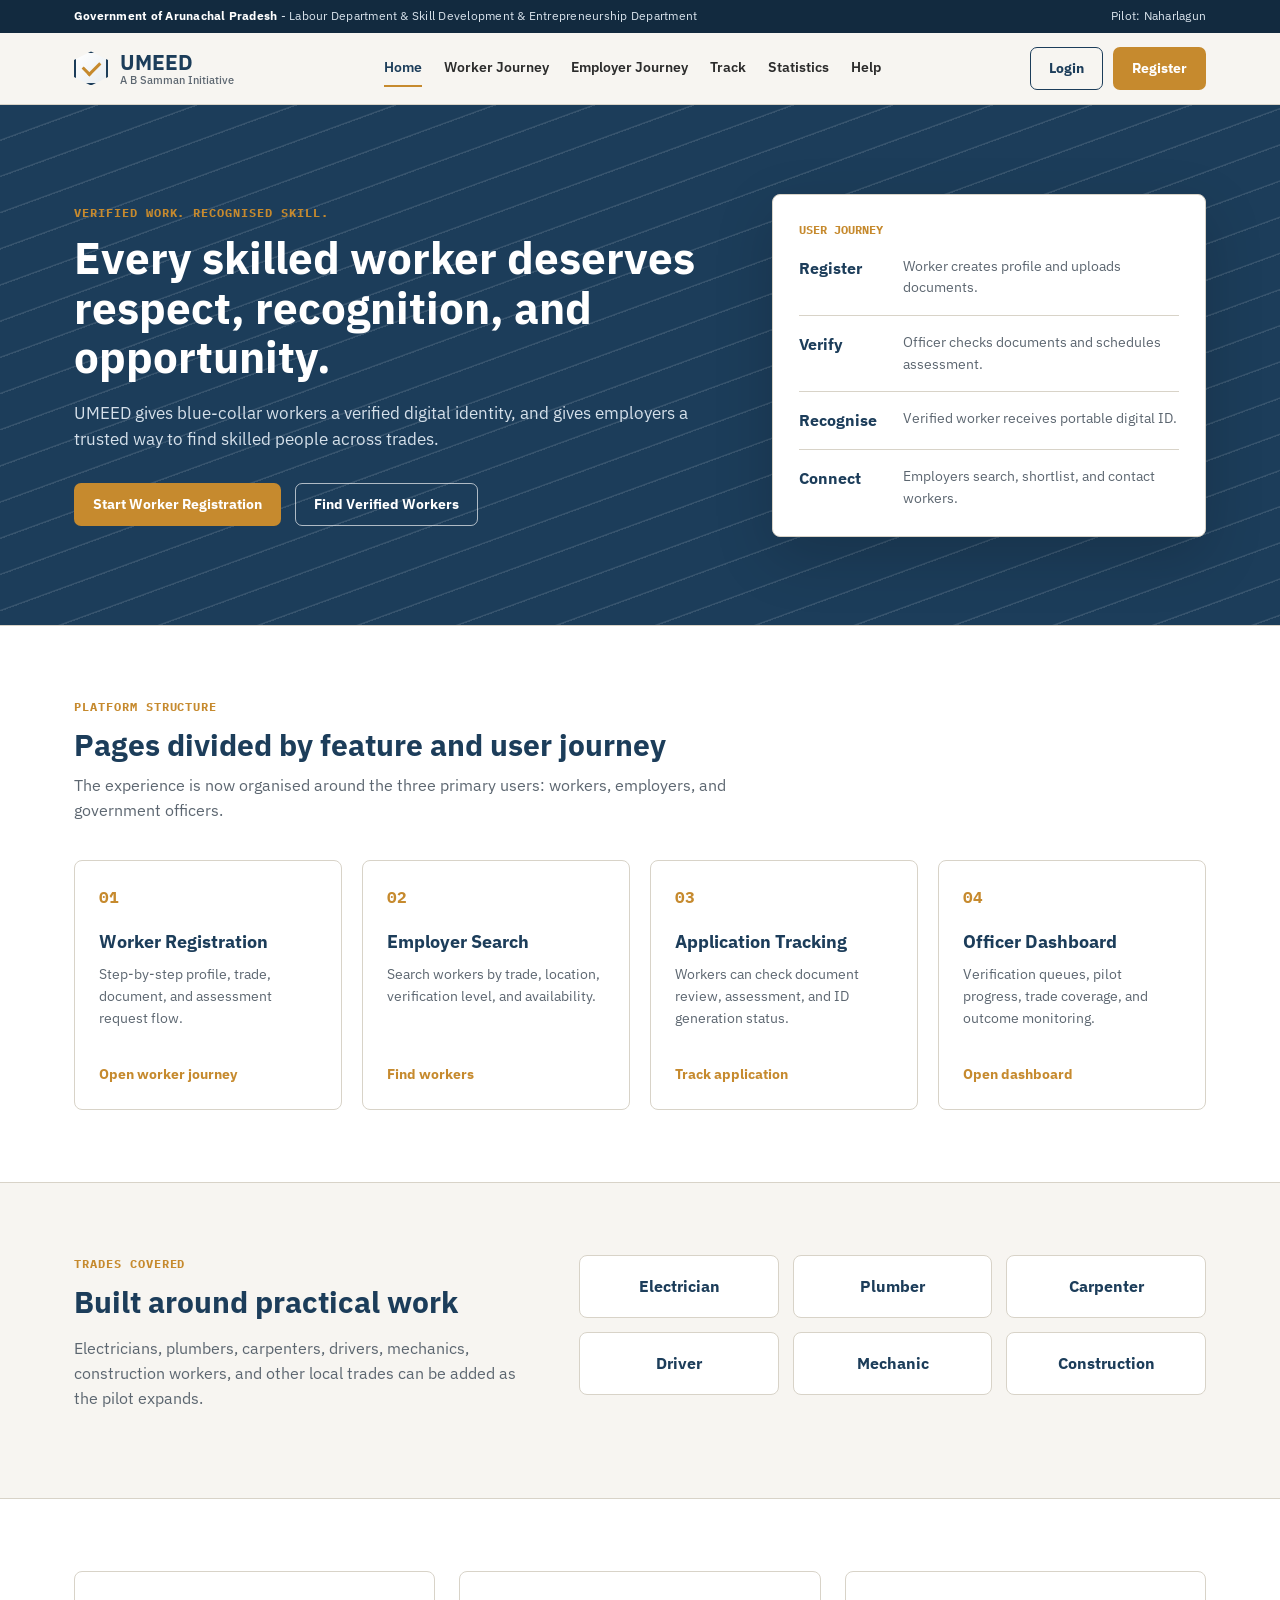
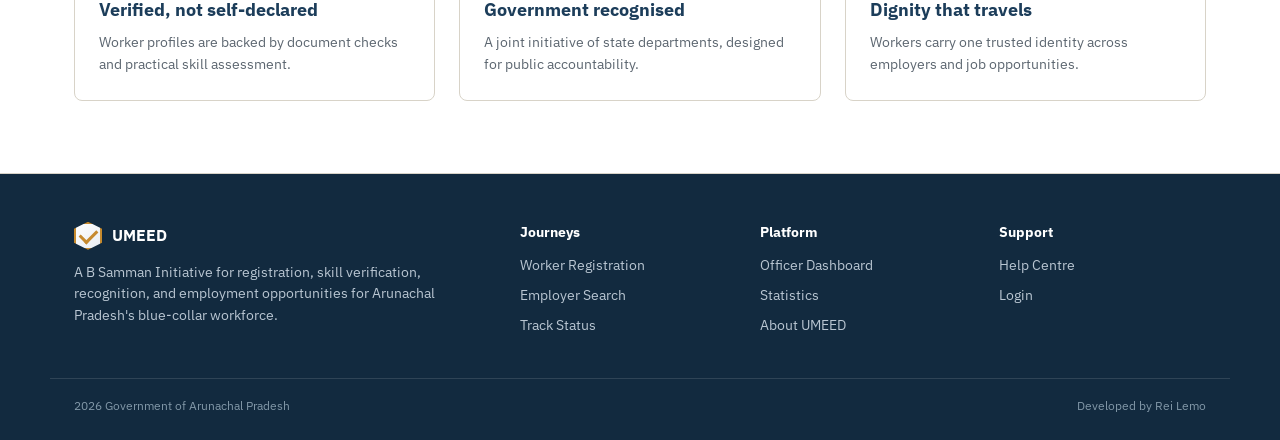
<file: index.html>
<!DOCTYPE html>
<html lang="en">
<head>
  <meta charset="UTF-8">
  <meta name="viewport" content="width=device-width, initial-scale=1.0">
  <title>UMEED - A B Samman Initiative</title>
  <link rel="preconnect" href="https://fonts.googleapis.com">
  <link rel="preconnect" href="https://fonts.gstatic.com" crossorigin>
  <link href="https://fonts.googleapis.com/css2?family=IBM+Plex+Sans:wght@400;500;600;700&family=IBM+Plex+Mono:wght@500;600&display=swap" rel="stylesheet">
  <link rel="stylesheet" href="styles.css">
</head>
<body>
  <div class="gov-strip">
    <div class="wrap">
      <span><strong>Government of Arunachal Pradesh</strong> - Labour Department &amp; Skill Development &amp; Entrepreneurship Department</span>
      <span>Pilot: Naharlagun</span>
    </div>
  </div>

  <header class="site-header">
    <div class="wrap nav-row">
      <a href="index.html" class="brand" aria-label="UMEED home">
        <span class="logo-mark" aria-hidden="true"></span>
        <span class="brand-text">
          <span class="name">UMEED</span>
          <span class="sub">A B Samman Initiative</span>
        </span>
      </a>
      <nav class="main-links" aria-label="Primary">
        <a class="active" href="index.html">Home</a>
        <a href="register.html">Worker Journey</a>
        <a href="find-workers.html">Employer Journey</a>
        <a href="verification-status.html">Track</a>
        <a href="statistics.html">Statistics</a>
        <a href="contact.html">Help</a>
      </nav>
      <div class="nav-actions">
        <a href="login.html" class="btn btn-ghost">Login</a>
        <a href="register.html" class="btn btn-primary">Register</a>
        <button class="menu-toggle" aria-label="Open menu" aria-expanded="false">
          <span></span><span></span><span></span>
        </button>
      </div>
    </div>
  </header>

  <main>
    <section class="hero">
      <div class="hero-pattern" aria-hidden="true"></div>
      <div class="wrap hero-layout">
        <div class="hero-copy">
          <p class="eyebrow">Verified work. Recognised skill.</p>
          <h1>Every skilled worker deserves respect, recognition, and opportunity.</h1>
          <p class="lede">UMEED gives blue-collar workers a verified digital identity, and gives employers a trusted way to find skilled people across trades.</p>
          <div class="hero-ctas">
            <a href="register.html" class="btn btn-primary">Start Worker Registration</a>
            <a href="find-workers.html" class="btn btn-outline-light">Find Verified Workers</a>
          </div>
        </div>
        <div class="journey-panel reveal" aria-label="UMEED journey overview">
          <div class="panel-kicker">User Journey</div>
          <ol class="journey-list">
            <li><strong>Register</strong><span>Worker creates profile and uploads documents.</span></li>
            <li><strong>Verify</strong><span>Officer checks documents and schedules assessment.</span></li>
            <li><strong>Recognise</strong><span>Verified worker receives portable digital ID.</span></li>
            <li><strong>Connect</strong><span>Employers search, shortlist, and contact workers.</span></li>
          </ol>
        </div>
      </div>
    </section>

    <section class="page-band">
      <div class="wrap">
        <div class="section-head">
          <p class="eyebrow">Platform Structure</p>
          <h2>Pages divided by feature and user journey</h2>
          <p>The experience is now organised around the three primary users: workers, employers, and government officers.</p>
        </div>
        <div class="feature-grid">
          <article class="feature-card reveal">
            <span class="feature-icon">01</span>
            <h3>Worker Registration</h3>
            <p>Step-by-step profile, trade, document, and assessment request flow.</p>
            <a href="register.html">Open worker journey</a>
          </article>
          <article class="feature-card reveal">
            <span class="feature-icon">02</span>
            <h3>Employer Search</h3>
            <p>Search workers by trade, location, verification level, and availability.</p>
            <a href="find-workers.html">Find workers</a>
          </article>
          <article class="feature-card reveal">
            <span class="feature-icon">03</span>
            <h3>Application Tracking</h3>
            <p>Workers can check document review, assessment, and ID generation status.</p>
            <a href="verification-status.html">Track application</a>
          </article>
          <article class="feature-card reveal">
            <span class="feature-icon">04</span>
            <h3>Officer Dashboard</h3>
            <p>Verification queues, pilot progress, trade coverage, and outcome monitoring.</p>
            <a href="officer-dashboard.html">Open dashboard</a>
          </article>
        </div>
      </div>
    </section>

    <section>
      <div class="wrap split-section">
        <div>
          <p class="eyebrow">Trades Covered</p>
          <h2>Built around practical work</h2>
          <p class="muted">Electricians, plumbers, carpenters, drivers, mechanics, construction workers, and other local trades can be added as the pilot expands.</p>
        </div>
        <div class="trade-grid">
          <span>Electrician</span>
          <span>Plumber</span>
          <span>Carpenter</span>
          <span>Driver</span>
          <span>Mechanic</span>
          <span>Construction</span>
        </div>
      </div>
    </section>

    <section class="page-band">
      <div class="wrap trust-grid">
        <div class="trust-item reveal">
          <h3>Verified, not self-declared</h3>
          <p>Worker profiles are backed by document checks and practical skill assessment.</p>
        </div>
        <div class="trust-item reveal">
          <h3>Government recognised</h3>
          <p>A joint initiative of state departments, designed for public accountability.</p>
        </div>
        <div class="trust-item reveal">
          <h3>Dignity that travels</h3>
          <p>Workers carry one trusted identity across employers and job opportunities.</p>
        </div>
      </div>
    </section>
  </main>

  <footer class="site-footer">
    <div class="wrap footer-grid">
      <div>
        <div class="footer-brand"><span class="logo-mark small"></span><strong>UMEED</strong></div>
        <p>A B Samman Initiative for registration, skill verification, recognition, and employment opportunities for Arunachal Pradesh's blue-collar workforce.</p>
      </div>
      <div>
        <h4>Journeys</h4>
        <a href="register.html">Worker Registration</a>
        <a href="find-workers.html">Employer Search</a>
        <a href="verification-status.html">Track Status</a>
      </div>
      <div>
        <h4>Platform</h4>
        <a href="officer-dashboard.html">Officer Dashboard</a>
        <a href="statistics.html">Statistics</a>
        <a href="about.html">About UMEED</a>
      </div>
      <div>
        <h4>Support</h4>
        <a href="contact.html">Help Centre</a>
        <a href="login.html">Login</a>
      </div>
    </div>
    <div class="wrap footer-bottom">
      <span>2026 Government of Arunachal Pradesh</span>
      <span>Developed by Rei Lemo</span>
    </div>
  </footer>

  <script src="app.js"></script>
</body>
</html>
</file>
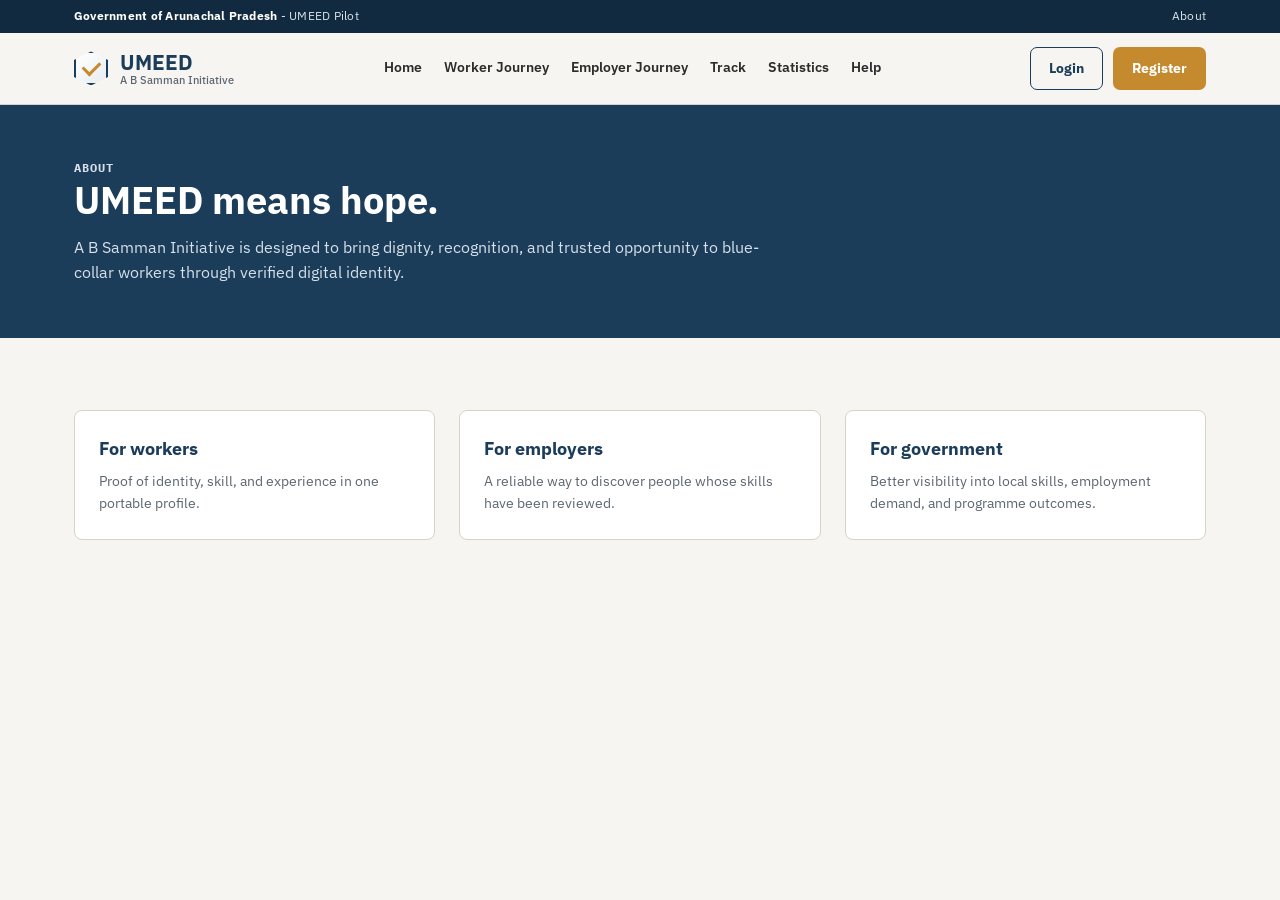
<file: about.html>
<!DOCTYPE html>
<html lang="en">
<head>
  <meta charset="UTF-8">
  <meta name="viewport" content="width=device-width, initial-scale=1.0">
  <title>About UMEED</title>
  <link rel="preconnect" href="https://fonts.googleapis.com">
  <link rel="preconnect" href="https://fonts.gstatic.com" crossorigin>
  <link href="https://fonts.googleapis.com/css2?family=IBM+Plex+Sans:wght@400;500;600;700&family=IBM+Plex+Mono:wght@500;600&display=swap" rel="stylesheet">
  <link rel="stylesheet" href="styles.css">
</head>
<body>
  <div class="gov-strip"><div class="wrap"><span><strong>Government of Arunachal Pradesh</strong> - UMEED Pilot</span><span>About</span></div></div>
  <header class="site-header"><div class="wrap nav-row"><a href="index.html" class="brand"><span class="logo-mark"></span><span class="brand-text"><span class="name">UMEED</span><span class="sub">A B Samman Initiative</span></span></a><nav class="main-links"><a href="index.html">Home</a><a href="register.html">Worker Journey</a><a href="find-workers.html">Employer Journey</a><a href="verification-status.html">Track</a><a href="statistics.html">Statistics</a><a href="contact.html">Help</a></nav><div class="nav-actions"><a href="login.html" class="btn btn-ghost">Login</a><a href="register.html" class="btn btn-primary">Register</a><button class="menu-toggle" aria-label="Open menu" aria-expanded="false"><span></span><span></span><span></span></button></div></div></header>
  <main><section class="page-hero"><div class="wrap"><p class="eyebrow">About</p><h1>UMEED means hope.</h1><p>A B Samman Initiative is designed to bring dignity, recognition, and trusted opportunity to blue-collar workers through verified digital identity.</p></div></section><section><div class="wrap trust-grid"><div class="trust-item"><h3>For workers</h3><p>Proof of identity, skill, and experience in one portable profile.</p></div><div class="trust-item"><h3>For employers</h3><p>A reliable way to discover people whose skills have been reviewed.</p></div><div class="trust-item"><h3>For government</h3><p>Better visibility into local skills, employment demand, and programme outcomes.</p></div></div></section></main>
  <script src="app.js"></script>
</body>
</html>
</file>
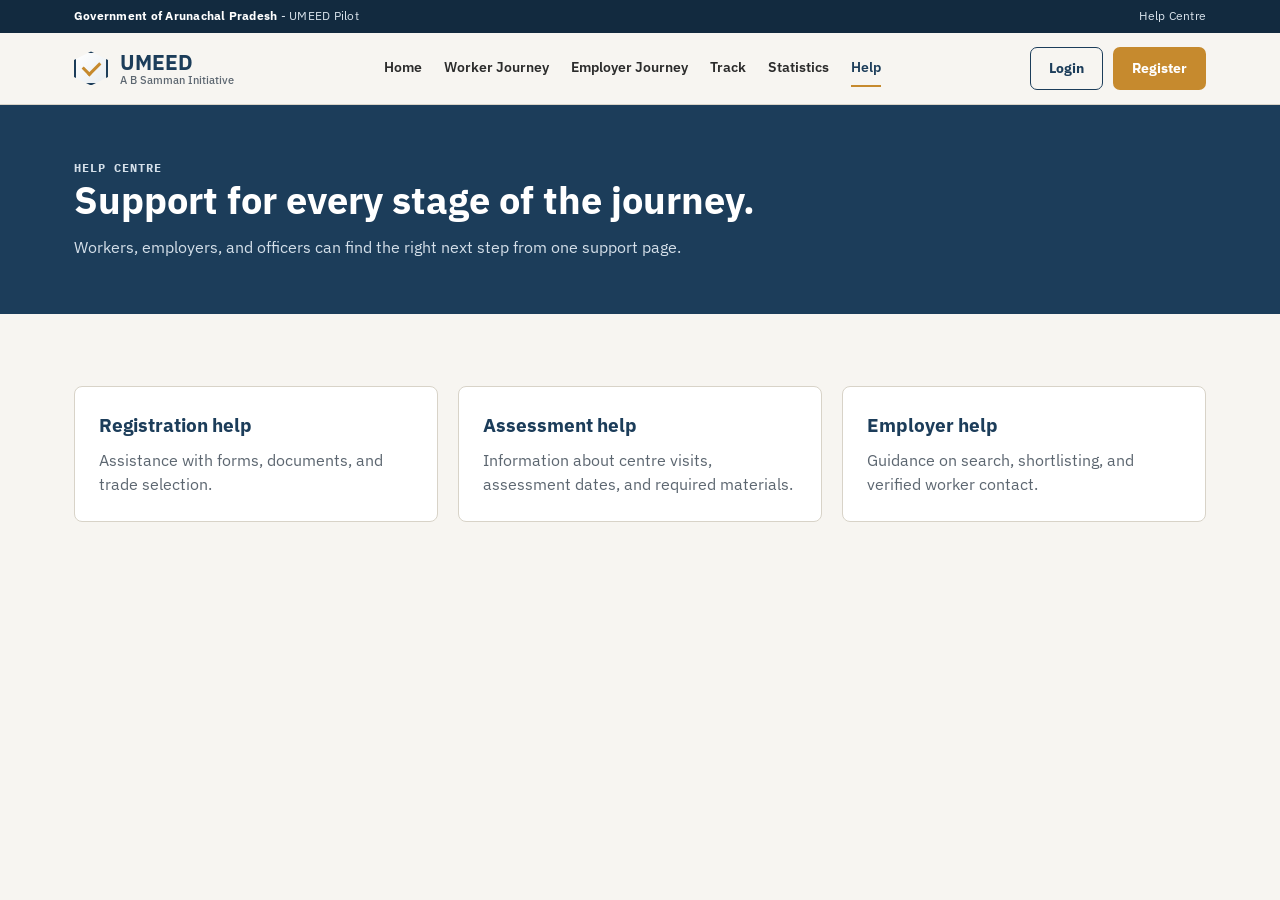
<file: contact.html>
<!DOCTYPE html>
<html lang="en">
<head>
  <meta charset="UTF-8">
  <meta name="viewport" content="width=device-width, initial-scale=1.0">
  <title>Help Centre - UMEED</title>
  <link rel="preconnect" href="https://fonts.googleapis.com">
  <link rel="preconnect" href="https://fonts.gstatic.com" crossorigin>
  <link href="https://fonts.googleapis.com/css2?family=IBM+Plex+Sans:wght@400;500;600;700&family=IBM+Plex+Mono:wght@500;600&display=swap" rel="stylesheet">
  <link rel="stylesheet" href="styles.css">
</head>
<body>
  <div class="gov-strip"><div class="wrap"><span><strong>Government of Arunachal Pradesh</strong> - UMEED Pilot</span><span>Help Centre</span></div></div>
  <header class="site-header"><div class="wrap nav-row"><a href="index.html" class="brand"><span class="logo-mark"></span><span class="brand-text"><span class="name">UMEED</span><span class="sub">A B Samman Initiative</span></span></a><nav class="main-links"><a href="index.html">Home</a><a href="register.html">Worker Journey</a><a href="find-workers.html">Employer Journey</a><a href="verification-status.html">Track</a><a href="statistics.html">Statistics</a><a class="active" href="contact.html">Help</a></nav><div class="nav-actions"><a href="login.html" class="btn btn-ghost">Login</a><a href="register.html" class="btn btn-primary">Register</a><button class="menu-toggle" aria-label="Open menu" aria-expanded="false"><span></span><span></span><span></span></button></div></div></header>
  <main><section class="page-hero"><div class="wrap"><p class="eyebrow">Help Centre</p><h1>Support for every stage of the journey.</h1><p>Workers, employers, and officers can find the right next step from one support page.</p></div></section><section><div class="wrap contact-grid"><div class="contact-card"><h3>Registration help</h3><p>Assistance with forms, documents, and trade selection.</p></div><div class="contact-card"><h3>Assessment help</h3><p>Information about centre visits, assessment dates, and required materials.</p></div><div class="contact-card"><h3>Employer help</h3><p>Guidance on search, shortlisting, and verified worker contact.</p></div></div></section></main>
  <script src="app.js"></script>
</body>
</html>
</file>
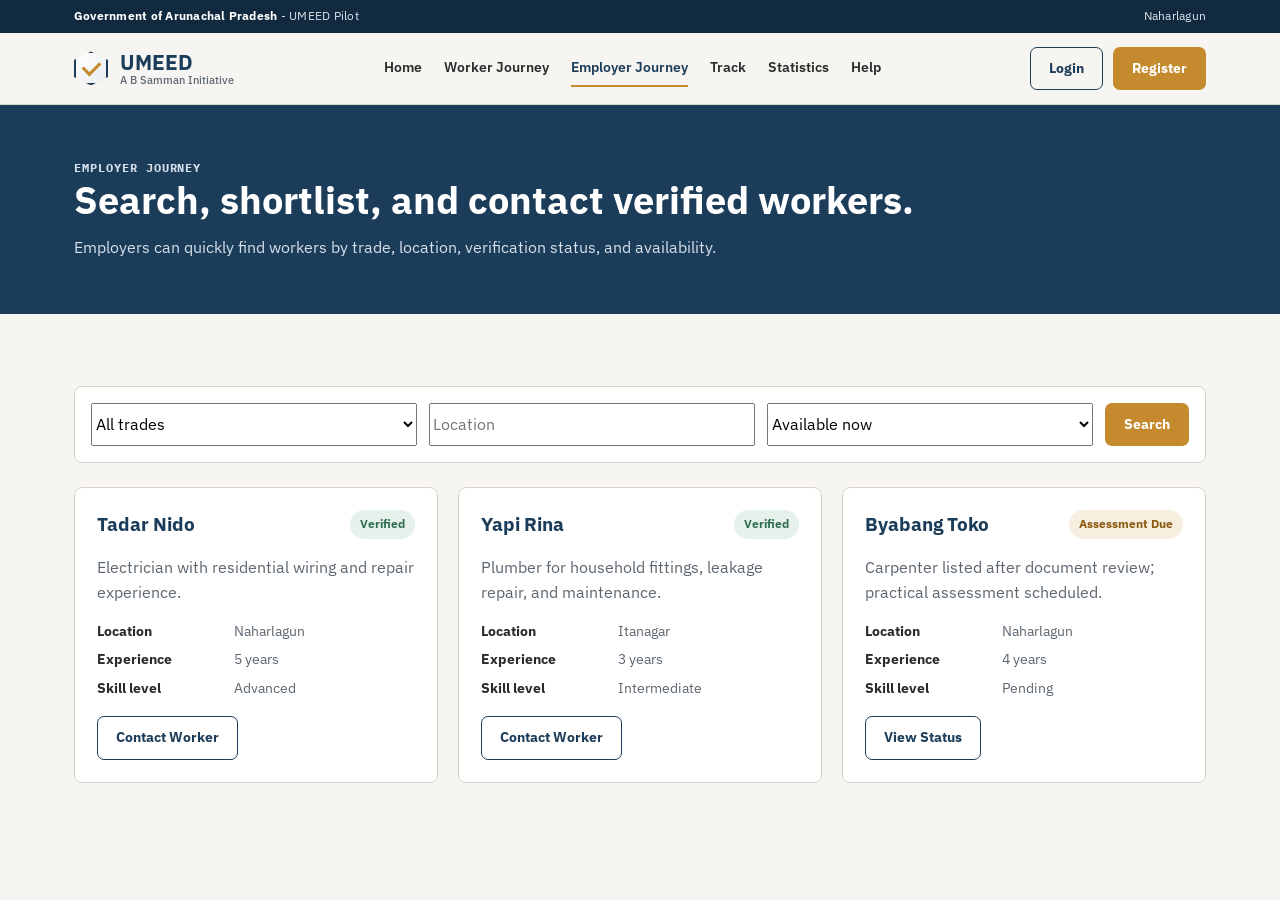
<file: find-workers.html>
<!DOCTYPE html>
<html lang="en">
<head>
  <meta charset="UTF-8">
  <meta name="viewport" content="width=device-width, initial-scale=1.0">
  <title>Find Verified Workers - UMEED</title>
  <link rel="preconnect" href="https://fonts.googleapis.com">
  <link rel="preconnect" href="https://fonts.gstatic.com" crossorigin>
  <link href="https://fonts.googleapis.com/css2?family=IBM+Plex+Sans:wght@400;500;600;700&family=IBM+Plex+Mono:wght@500;600&display=swap" rel="stylesheet">
  <link rel="stylesheet" href="styles.css">
</head>
<body>
  <div class="gov-strip"><div class="wrap"><span><strong>Government of Arunachal Pradesh</strong> - UMEED Pilot</span><span>Naharlagun</span></div></div>
  <header class="site-header"><div class="wrap nav-row"><a href="index.html" class="brand"><span class="logo-mark"></span><span class="brand-text"><span class="name">UMEED</span><span class="sub">A B Samman Initiative</span></span></a><nav class="main-links"><a href="index.html">Home</a><a href="register.html">Worker Journey</a><a class="active" href="find-workers.html">Employer Journey</a><a href="verification-status.html">Track</a><a href="statistics.html">Statistics</a><a href="contact.html">Help</a></nav><div class="nav-actions"><a href="login.html" class="btn btn-ghost">Login</a><a href="register.html" class="btn btn-primary">Register</a><button class="menu-toggle" aria-label="Open menu" aria-expanded="false"><span></span><span></span><span></span></button></div></div></header>

  <main>
    <section class="page-hero"><div class="wrap"><p class="eyebrow">Employer Journey</p><h1>Search, shortlist, and contact verified workers.</h1><p>Employers can quickly find workers by trade, location, verification status, and availability.</p></div></section>
    <section>
      <div class="wrap">
        <form class="filter-bar">
          <select aria-label="Trade"><option>All trades</option><option>Electrician</option><option>Plumber</option><option>Carpenter</option><option>Driver</option></select>
          <input type="text" placeholder="Location">
          <select aria-label="Availability"><option>Available now</option><option>This week</option><option>This month</option></select>
          <button class="btn btn-primary" type="button">Search</button>
        </form>
        <div class="worker-grid">
          <article class="worker-card reveal"><div class="worker-meta"><h3>Tadar Nido</h3><span class="badge">Verified</span></div><p class="muted">Electrician with residential wiring and repair experience.</p><dl><dt>Location</dt><dd>Naharlagun</dd><dt>Experience</dt><dd>5 years</dd><dt>Skill level</dt><dd>Advanced</dd></dl><a class="btn btn-ghost" href="login.html">Contact Worker</a></article>
          <article class="worker-card reveal"><div class="worker-meta"><h3>Yapi Rina</h3><span class="badge">Verified</span></div><p class="muted">Plumber for household fittings, leakage repair, and maintenance.</p><dl><dt>Location</dt><dd>Itanagar</dd><dt>Experience</dt><dd>3 years</dd><dt>Skill level</dt><dd>Intermediate</dd></dl><a class="btn btn-ghost" href="login.html">Contact Worker</a></article>
          <article class="worker-card reveal"><div class="worker-meta"><h3>Byabang Toko</h3><span class="badge pending">Assessment Due</span></div><p class="muted">Carpenter listed after document review; practical assessment scheduled.</p><dl><dt>Location</dt><dd>Naharlagun</dd><dt>Experience</dt><dd>4 years</dd><dt>Skill level</dt><dd>Pending</dd></dl><a class="btn btn-ghost" href="verification-status.html">View Status</a></article>
        </div>
      </div>
    </section>
  </main>
  <script src="app.js"></script>
</body>
</html>
</file>
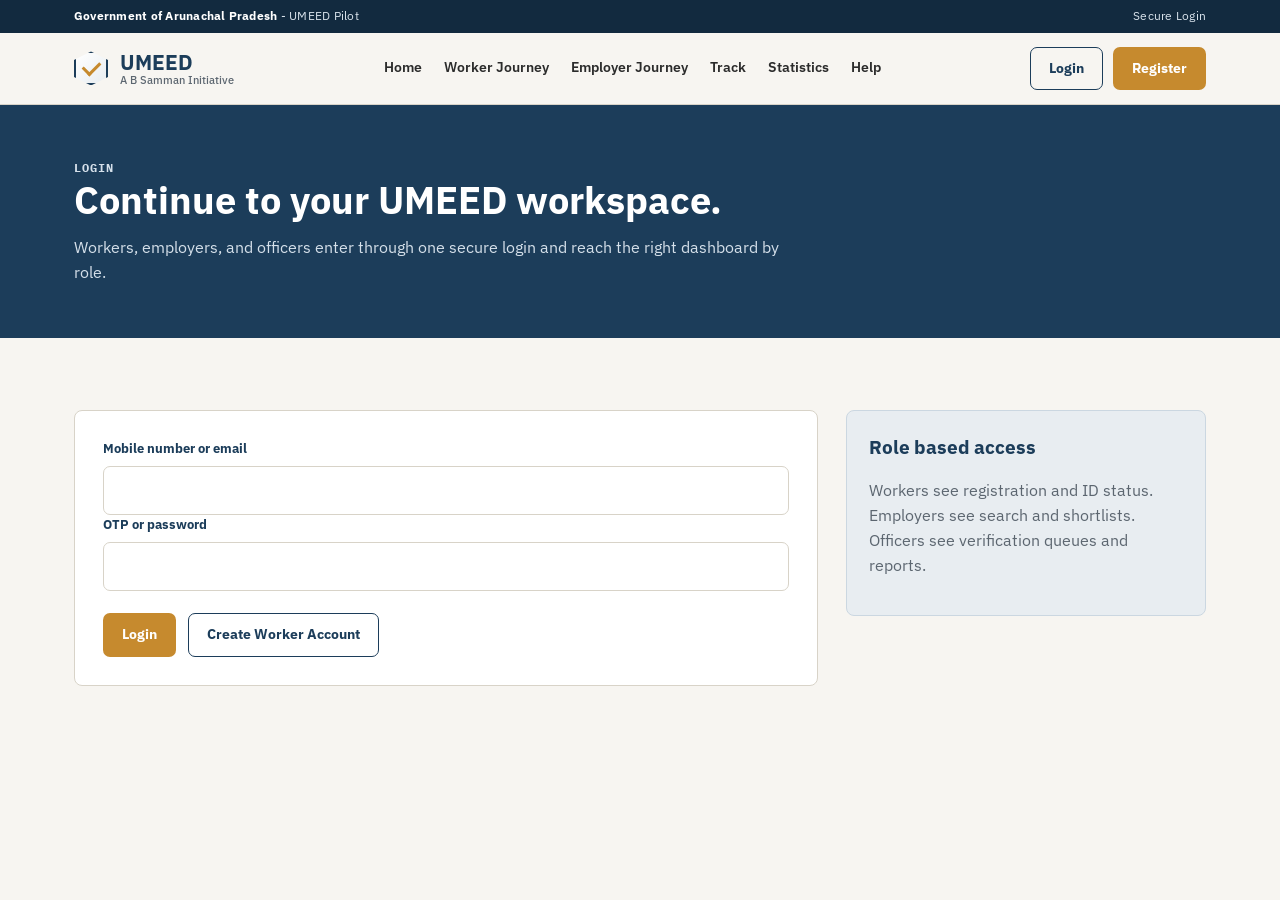
<file: login.html>
<!DOCTYPE html>
<html lang="en">
<head>
  <meta charset="UTF-8">
  <meta name="viewport" content="width=device-width, initial-scale=1.0">
  <title>Login - UMEED</title>
  <link rel="preconnect" href="https://fonts.googleapis.com">
  <link rel="preconnect" href="https://fonts.gstatic.com" crossorigin>
  <link href="https://fonts.googleapis.com/css2?family=IBM+Plex+Sans:wght@400;500;600;700&family=IBM+Plex+Mono:wght@500;600&display=swap" rel="stylesheet">
  <link rel="stylesheet" href="styles.css">
</head>
<body>
  <div class="gov-strip"><div class="wrap"><span><strong>Government of Arunachal Pradesh</strong> - UMEED Pilot</span><span>Secure Login</span></div></div>
  <header class="site-header"><div class="wrap nav-row"><a href="index.html" class="brand"><span class="logo-mark"></span><span class="brand-text"><span class="name">UMEED</span><span class="sub">A B Samman Initiative</span></span></a><nav class="main-links"><a href="index.html">Home</a><a href="register.html">Worker Journey</a><a href="find-workers.html">Employer Journey</a><a href="verification-status.html">Track</a><a href="statistics.html">Statistics</a><a href="contact.html">Help</a></nav><div class="nav-actions"><a href="login.html" class="btn btn-ghost">Login</a><a href="register.html" class="btn btn-primary">Register</a><button class="menu-toggle" aria-label="Open menu" aria-expanded="false"><span></span><span></span><span></span></button></div></div></header>
  <main><section class="page-hero"><div class="wrap"><p class="eyebrow">Login</p><h1>Continue to your UMEED workspace.</h1><p>Workers, employers, and officers enter through one secure login and reach the right dashboard by role.</p></div></section><section><div class="wrap form-layout"><form class="form-card"><div class="field"><label for="mobile">Mobile number or email</label><input id="mobile" type="text"></div><div class="field"><label for="otp">OTP or password</label><input id="otp" type="password"></div><div class="form-actions"><button class="btn btn-primary" type="button">Login</button><a class="btn btn-ghost" href="register.html">Create Worker Account</a></div></form><aside class="side-note"><h3>Role based access</h3><p class="muted">Workers see registration and ID status. Employers see search and shortlists. Officers see verification queues and reports.</p></aside></div></section></main>
  <script src="app.js"></script>
</body>
</html>
</file>
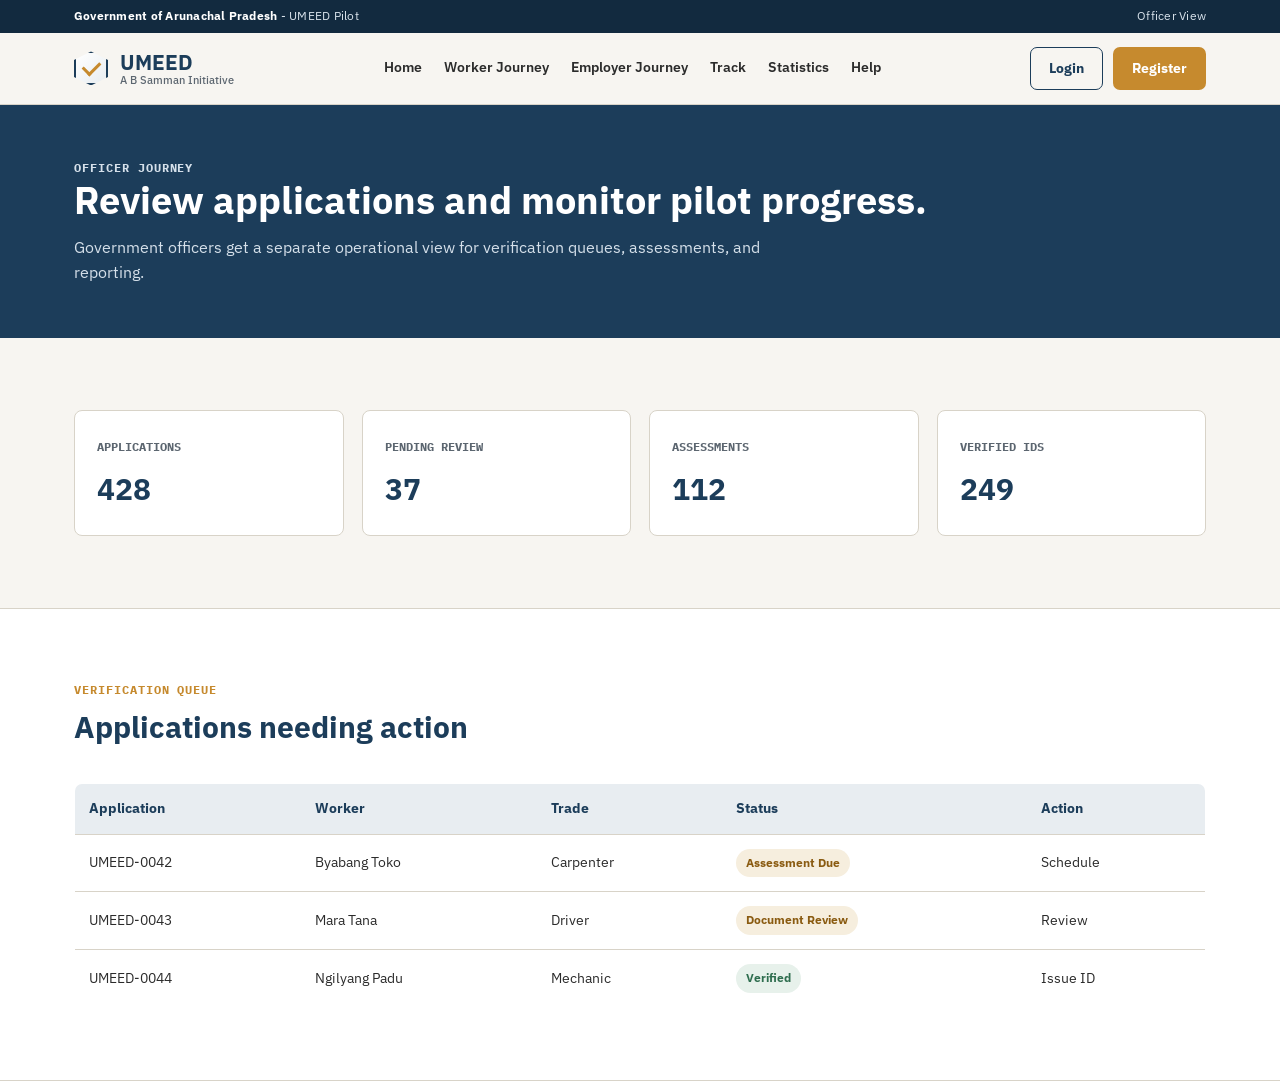
<file: officer-dashboard.html>
<!DOCTYPE html>
<html lang="en">
<head>
  <meta charset="UTF-8">
  <meta name="viewport" content="width=device-width, initial-scale=1.0">
  <title>Officer Dashboard - UMEED</title>
  <link rel="preconnect" href="https://fonts.googleapis.com">
  <link rel="preconnect" href="https://fonts.gstatic.com" crossorigin>
  <link href="https://fonts.googleapis.com/css2?family=IBM+Plex+Sans:wght@400;500;600;700&family=IBM+Plex+Mono:wght@500;600&display=swap" rel="stylesheet">
  <link rel="stylesheet" href="styles.css">
</head>
<body>
  <div class="gov-strip"><div class="wrap"><span><strong>Government of Arunachal Pradesh</strong> - UMEED Pilot</span><span>Officer View</span></div></div>
  <header class="site-header"><div class="wrap nav-row"><a href="index.html" class="brand"><span class="logo-mark"></span><span class="brand-text"><span class="name">UMEED</span><span class="sub">A B Samman Initiative</span></span></a><nav class="main-links"><a href="index.html">Home</a><a href="register.html">Worker Journey</a><a href="find-workers.html">Employer Journey</a><a href="verification-status.html">Track</a><a href="statistics.html">Statistics</a><a href="contact.html">Help</a></nav><div class="nav-actions"><a href="login.html" class="btn btn-ghost">Login</a><a href="register.html" class="btn btn-primary">Register</a><button class="menu-toggle" aria-label="Open menu" aria-expanded="false"><span></span><span></span><span></span></button></div></div></header>
  <main>
    <section class="page-hero"><div class="wrap"><p class="eyebrow">Officer Journey</p><h1>Review applications and monitor pilot progress.</h1><p>Government officers get a separate operational view for verification queues, assessments, and reporting.</p></div></section>
    <section>
      <div class="wrap">
        <div class="dashboard-grid">
          <div class="dashboard-card"><span>Applications</span><strong>428</strong></div>
          <div class="dashboard-card"><span>Pending Review</span><strong>37</strong></div>
          <div class="dashboard-card"><span>Assessments</span><strong>112</strong></div>
          <div class="dashboard-card"><span>Verified IDs</span><strong>249</strong></div>
        </div>
      </div>
    </section>
    <section class="page-band">
      <div class="wrap">
        <div class="section-head"><p class="eyebrow">Verification Queue</p><h2>Applications needing action</h2></div>
        <table class="queue-table">
          <thead><tr><th>Application</th><th>Worker</th><th>Trade</th><th>Status</th><th>Action</th></tr></thead>
          <tbody>
            <tr><td>UMEED-0042</td><td>Byabang Toko</td><td>Carpenter</td><td><span class="badge pending">Assessment Due</span></td><td>Schedule</td></tr>
            <tr><td>UMEED-0043</td><td>Mara Tana</td><td>Driver</td><td><span class="badge pending">Document Review</span></td><td>Review</td></tr>
            <tr><td>UMEED-0044</td><td>Ngilyang Padu</td><td>Mechanic</td><td><span class="badge">Verified</span></td><td>Issue ID</td></tr>
          </tbody>
        </table>
      </div>
    </section>
  </main>
  <script src="app.js"></script>
</body>
</html>
</file>
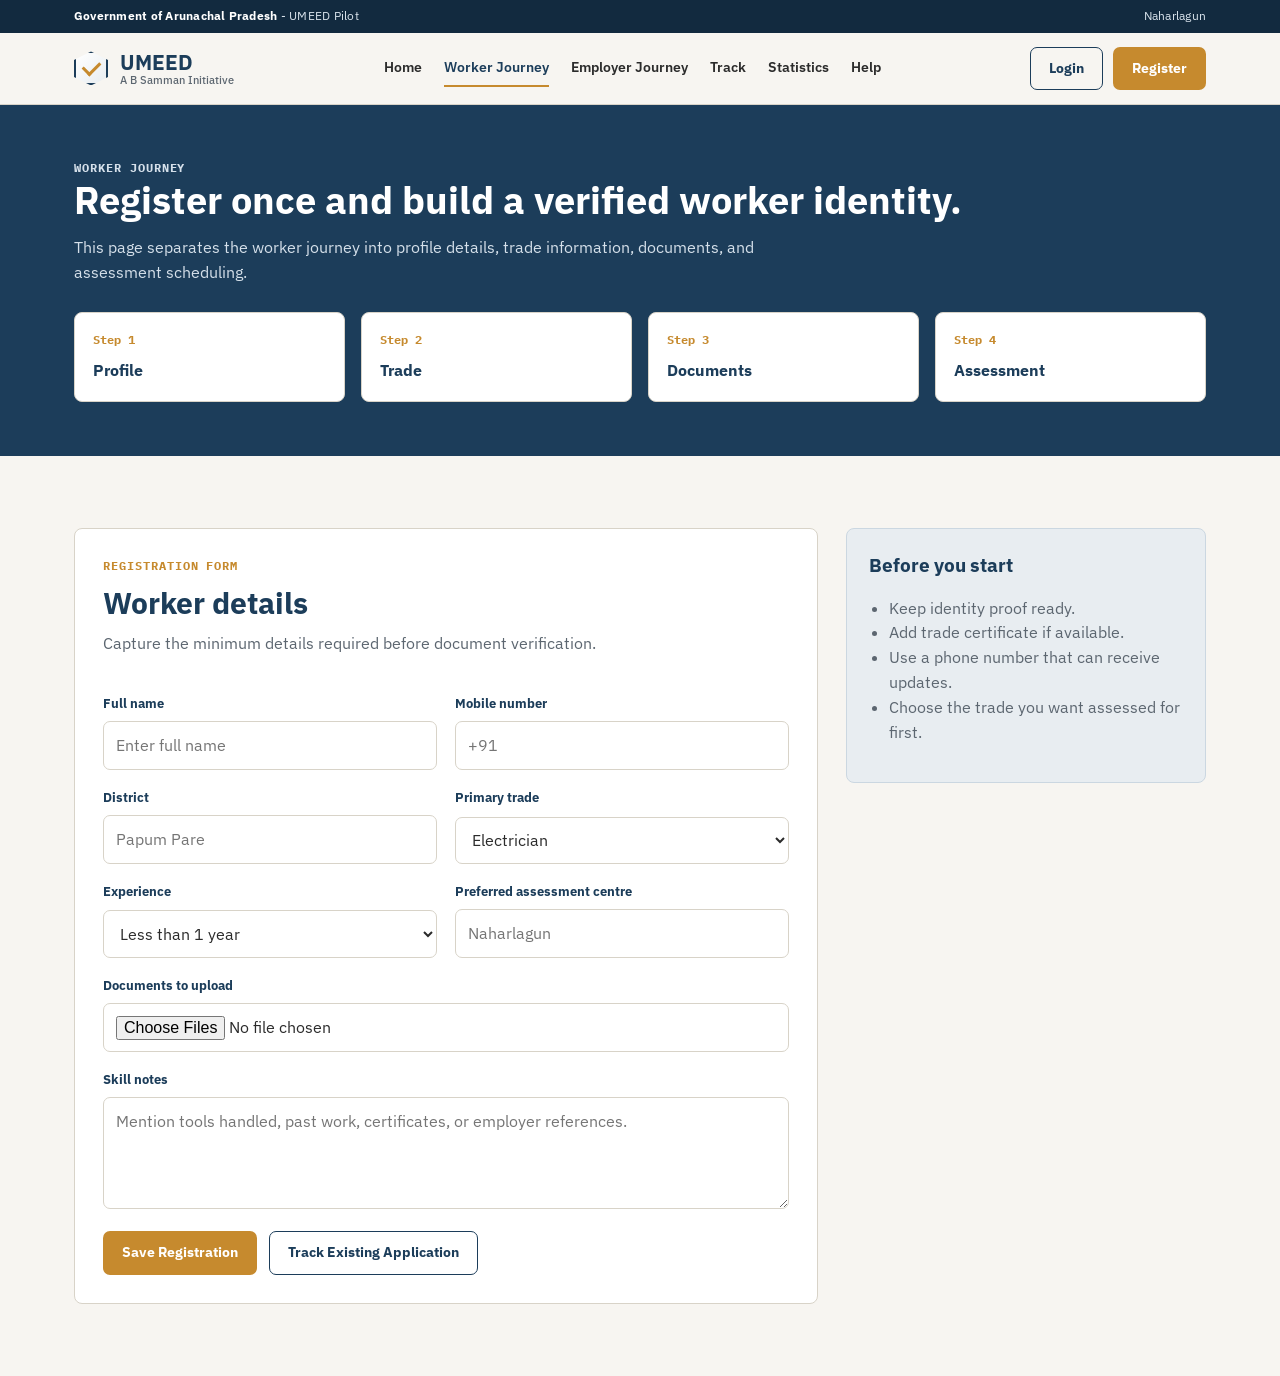
<file: register.html>
<!DOCTYPE html>
<html lang="en">
<head>
  <meta charset="UTF-8">
  <meta name="viewport" content="width=device-width, initial-scale=1.0">
  <title>Worker Registration - UMEED</title>
  <link rel="preconnect" href="https://fonts.googleapis.com">
  <link rel="preconnect" href="https://fonts.gstatic.com" crossorigin>
  <link href="https://fonts.googleapis.com/css2?family=IBM+Plex+Sans:wght@400;500;600;700&family=IBM+Plex+Mono:wght@500;600&display=swap" rel="stylesheet">
  <link rel="stylesheet" href="styles.css">
</head>
<body>
  <div class="gov-strip"><div class="wrap"><span><strong>Government of Arunachal Pradesh</strong> - UMEED Pilot</span><span>Naharlagun</span></div></div>
  <header class="site-header"><div class="wrap nav-row"><a href="index.html" class="brand"><span class="logo-mark"></span><span class="brand-text"><span class="name">UMEED</span><span class="sub">A B Samman Initiative</span></span></a><nav class="main-links"><a href="index.html">Home</a><a class="active" href="register.html">Worker Journey</a><a href="find-workers.html">Employer Journey</a><a href="verification-status.html">Track</a><a href="statistics.html">Statistics</a><a href="contact.html">Help</a></nav><div class="nav-actions"><a href="login.html" class="btn btn-ghost">Login</a><a href="register.html" class="btn btn-primary">Register</a><button class="menu-toggle" aria-label="Open menu" aria-expanded="false"><span></span><span></span><span></span></button></div></div></header>

  <main>
    <section class="page-hero">
      <div class="wrap">
        <p class="eyebrow">Worker Journey</p>
        <h1>Register once and build a verified worker identity.</h1>
        <p>This page separates the worker journey into profile details, trade information, documents, and assessment scheduling.</p>
        <div class="journey-steps">
          <div class="step-pill"><span>Step 1</span><strong>Profile</strong></div>
          <div class="step-pill"><span>Step 2</span><strong>Trade</strong></div>
          <div class="step-pill"><span>Step 3</span><strong>Documents</strong></div>
          <div class="step-pill"><span>Step 4</span><strong>Assessment</strong></div>
        </div>
      </div>
    </section>

    <section>
      <div class="wrap form-layout">
        <form class="form-card">
          <div class="section-head">
            <p class="eyebrow">Registration Form</p>
            <h2>Worker details</h2>
            <p>Capture the minimum details required before document verification.</p>
          </div>
          <div class="form-grid">
            <div class="field"><label for="name">Full name</label><input id="name" type="text" placeholder="Enter full name"></div>
            <div class="field"><label for="phone">Mobile number</label><input id="phone" type="tel" placeholder="+91"></div>
            <div class="field"><label for="district">District</label><input id="district" type="text" placeholder="Papum Pare"></div>
            <div class="field"><label for="trade">Primary trade</label><select id="trade"><option>Electrician</option><option>Plumber</option><option>Carpenter</option><option>Driver</option><option>Mechanic</option><option>Construction Worker</option></select></div>
            <div class="field"><label for="experience">Experience</label><select id="experience"><option>Less than 1 year</option><option>1-3 years</option><option>3-5 years</option><option>5+ years</option></select></div>
            <div class="field"><label for="assessment">Preferred assessment centre</label><input id="assessment" type="text" placeholder="Naharlagun"></div>
            <div class="field full"><label for="documents">Documents to upload</label><input id="documents" type="file" multiple></div>
            <div class="field full"><label for="notes">Skill notes</label><textarea id="notes" placeholder="Mention tools handled, past work, certificates, or employer references."></textarea></div>
          </div>
          <div class="form-actions"><button class="btn btn-primary" type="button">Save Registration</button><a class="btn btn-ghost" href="verification-status.html">Track Existing Application</a></div>
        </form>
        <aside class="side-note">
          <h3>Before you start</h3>
          <ul class="check-list">
            <li>Keep identity proof ready.</li>
            <li>Add trade certificate if available.</li>
            <li>Use a phone number that can receive updates.</li>
            <li>Choose the trade you want assessed for first.</li>
          </ul>
        </aside>
      </div>
    </section>
  </main>
  <script src="app.js"></script>
</body>
</html>
</file>
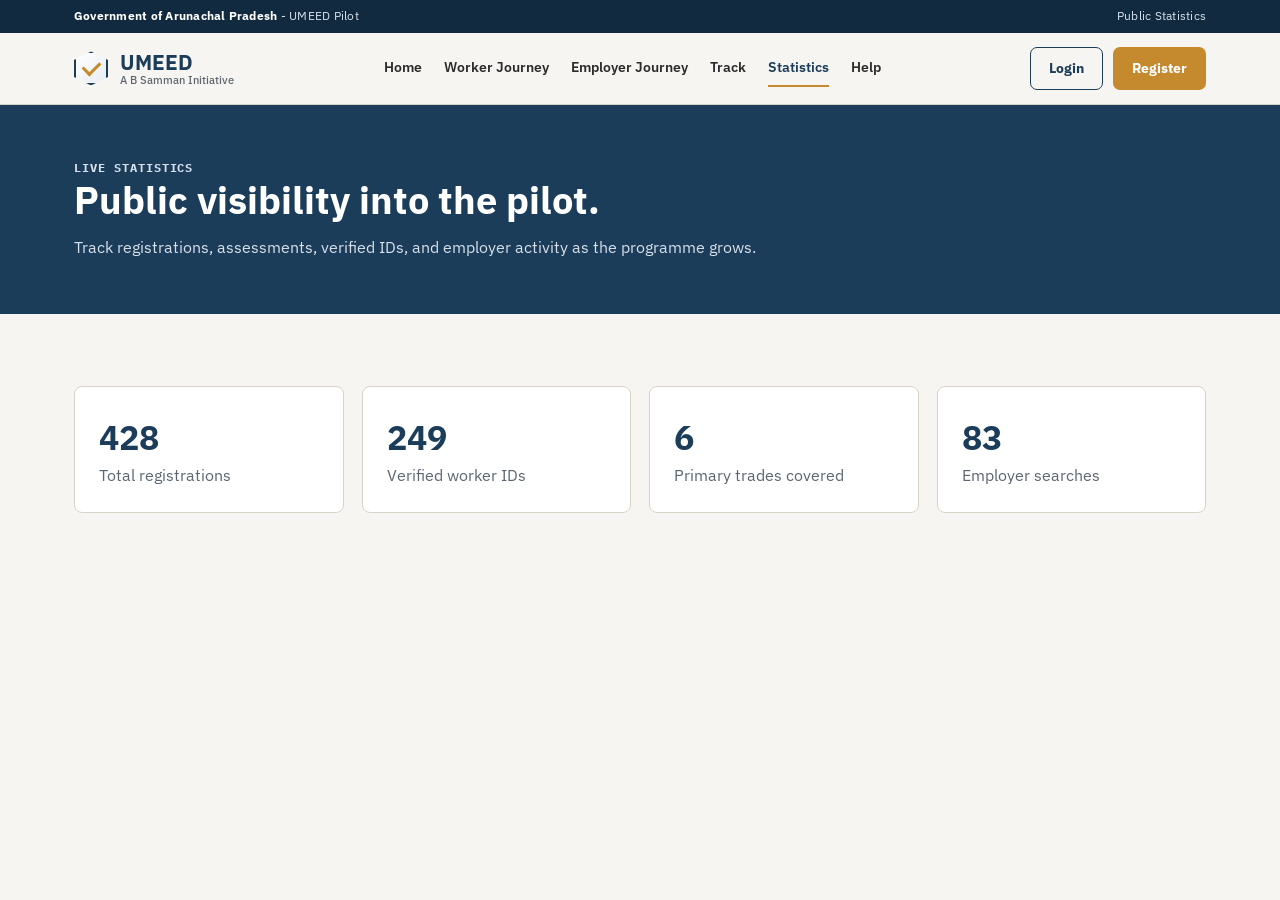
<file: statistics.html>
<!DOCTYPE html>
<html lang="en">
<head>
  <meta charset="UTF-8">
  <meta name="viewport" content="width=device-width, initial-scale=1.0">
  <title>Live Statistics - UMEED</title>
  <link rel="preconnect" href="https://fonts.googleapis.com">
  <link rel="preconnect" href="https://fonts.gstatic.com" crossorigin>
  <link href="https://fonts.googleapis.com/css2?family=IBM+Plex+Sans:wght@400;500;600;700&family=IBM+Plex+Mono:wght@500;600&display=swap" rel="stylesheet">
  <link rel="stylesheet" href="styles.css">
</head>
<body>
  <div class="gov-strip"><div class="wrap"><span><strong>Government of Arunachal Pradesh</strong> - UMEED Pilot</span><span>Public Statistics</span></div></div>
  <header class="site-header"><div class="wrap nav-row"><a href="index.html" class="brand"><span class="logo-mark"></span><span class="brand-text"><span class="name">UMEED</span><span class="sub">A B Samman Initiative</span></span></a><nav class="main-links"><a href="index.html">Home</a><a href="register.html">Worker Journey</a><a href="find-workers.html">Employer Journey</a><a href="verification-status.html">Track</a><a class="active" href="statistics.html">Statistics</a><a href="contact.html">Help</a></nav><div class="nav-actions"><a href="login.html" class="btn btn-ghost">Login</a><a href="register.html" class="btn btn-primary">Register</a><button class="menu-toggle" aria-label="Open menu" aria-expanded="false"><span></span><span></span><span></span></button></div></div></header>
  <main><section class="page-hero"><div class="wrap"><p class="eyebrow">Live Statistics</p><h1>Public visibility into the pilot.</h1><p>Track registrations, assessments, verified IDs, and employer activity as the programme grows.</p></div></section><section><div class="wrap stat-grid"><div class="stat-card"><strong>428</strong><span>Total registrations</span></div><div class="stat-card"><strong>249</strong><span>Verified worker IDs</span></div><div class="stat-card"><strong>6</strong><span>Primary trades covered</span></div><div class="stat-card"><strong>83</strong><span>Employer searches</span></div></div></section></main>
  <script src="app.js"></script>
</body>
</html>
</file>
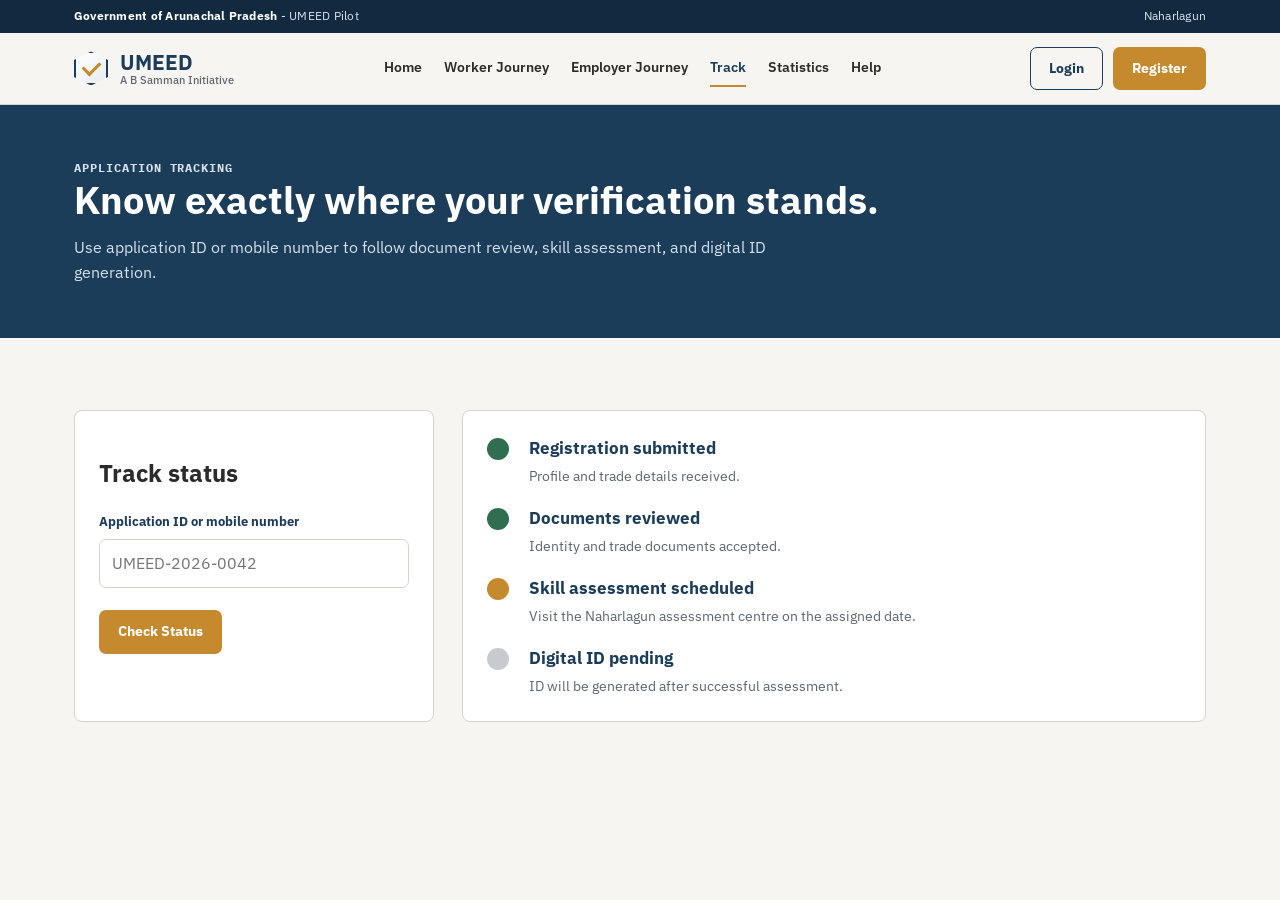
<file: verification-status.html>
<!DOCTYPE html>
<html lang="en">
<head>
  <meta charset="UTF-8">
  <meta name="viewport" content="width=device-width, initial-scale=1.0">
  <title>Track Application - UMEED</title>
  <link rel="preconnect" href="https://fonts.googleapis.com">
  <link rel="preconnect" href="https://fonts.gstatic.com" crossorigin>
  <link href="https://fonts.googleapis.com/css2?family=IBM+Plex+Sans:wght@400;500;600;700&family=IBM+Plex+Mono:wght@500;600&display=swap" rel="stylesheet">
  <link rel="stylesheet" href="styles.css">
</head>
<body>
  <div class="gov-strip"><div class="wrap"><span><strong>Government of Arunachal Pradesh</strong> - UMEED Pilot</span><span>Naharlagun</span></div></div>
  <header class="site-header"><div class="wrap nav-row"><a href="index.html" class="brand"><span class="logo-mark"></span><span class="brand-text"><span class="name">UMEED</span><span class="sub">A B Samman Initiative</span></span></a><nav class="main-links"><a href="index.html">Home</a><a href="register.html">Worker Journey</a><a href="find-workers.html">Employer Journey</a><a class="active" href="verification-status.html">Track</a><a href="statistics.html">Statistics</a><a href="contact.html">Help</a></nav><div class="nav-actions"><a href="login.html" class="btn btn-ghost">Login</a><a href="register.html" class="btn btn-primary">Register</a><button class="menu-toggle" aria-label="Open menu" aria-expanded="false"><span></span><span></span><span></span></button></div></div></header>
  <main>
    <section class="page-hero"><div class="wrap"><p class="eyebrow">Application Tracking</p><h1>Know exactly where your verification stands.</h1><p>Use application ID or mobile number to follow document review, skill assessment, and digital ID generation.</p></div></section>
    <section>
      <div class="wrap status-layout">
        <form class="status-card"><h2>Track status</h2><div class="field"><label for="appId">Application ID or mobile number</label><input id="appId" type="text" placeholder="UMEED-2026-0042"></div><div class="form-actions"><button class="btn btn-primary" type="button">Check Status</button></div></form>
        <div class="status-card timeline">
          <div class="timeline-item"><span class="timeline-dot"></span><div><h3>Registration submitted</h3><p>Profile and trade details received.</p></div></div>
          <div class="timeline-item"><span class="timeline-dot"></span><div><h3>Documents reviewed</h3><p>Identity and trade documents accepted.</p></div></div>
          <div class="timeline-item"><span class="timeline-dot waiting"></span><div><h3>Skill assessment scheduled</h3><p>Visit the Naharlagun assessment centre on the assigned date.</p></div></div>
          <div class="timeline-item"><span class="timeline-dot todo"></span><div><h3>Digital ID pending</h3><p>ID will be generated after successful assessment.</p></div></div>
        </div>
      </div>
    </section>
  </main>
  <script src="app.js"></script>
</body>
</html>
</file>
<file: styles.css>
:root{
  --indigo:#1c3d5a;
  --indigo-dark:#122a3f;
  --indigo-soft:#e8edf1;
  --gold:#c68a2e;
  --gold-dark:#a67022;
  --paper:#f7f5f1;
  --white:#fff;
  --charcoal:#2b2b2b;
  --slate:#5c6670;
  --line:#d8d3c8;
  --green:#2f6e4f;
  --green-soft:#e7f1eb;
  --amber-soft:#f6eede;
  --radius:8px;
  --font-body:'IBM Plex Sans',system-ui,sans-serif;
  --font-mono:'IBM Plex Mono',monospace;
}

*{box-sizing:border-box}
html{scroll-behavior:smooth}
body{margin:0;font-family:var(--font-body);background:var(--paper);color:var(--charcoal);line-height:1.55}
a{color:inherit;text-decoration:none}
button,input,select,textarea{font:inherit}
:focus-visible{outline:3px solid var(--gold);outline-offset:2px}
.wrap{max-width:1180px;margin:0 auto;padding:0 24px}
.muted{color:var(--slate)}

.gov-strip{background:var(--indigo-dark);color:#d9e3ec;font-size:12px;letter-spacing:.02em}
.gov-strip .wrap{display:flex;align-items:center;justify-content:space-between;gap:8px;flex-wrap:wrap;padding-top:7px;padding-bottom:7px}
.gov-strip strong{color:#fff}

.site-header{position:sticky;top:0;z-index:20;background:var(--paper);border-bottom:1px solid var(--line)}
.nav-row{display:flex;align-items:center;justify-content:space-between;gap:18px;padding-top:14px;padding-bottom:14px}
.brand{display:flex;align-items:center;gap:12px;min-width:max-content}
.logo-mark{width:34px;height:34px;border:2px solid var(--indigo);display:inline-grid;place-items:center;clip-path:polygon(50% 0,100% 25%,100% 75%,50% 100%,0 75%,0 25%);background:linear-gradient(135deg,var(--white),var(--indigo-soft))}
.logo-mark:after{content:"";width:14px;height:8px;border-left:3px solid var(--gold);border-bottom:3px solid var(--gold);transform:rotate(-45deg);margin-top:-3px}
.logo-mark.small{width:28px;height:28px;border-color:var(--gold)}
.brand-text{display:flex;flex-direction:column;line-height:1.1}
.brand-text .name{font-size:21px;font-weight:700;color:var(--indigo)}
.brand-text .sub{font-size:11px;color:var(--slate);font-weight:500}
.main-links{display:flex;align-items:center;gap:22px}
.main-links a{font-size:14px;font-weight:600;color:var(--charcoal);padding:7px 0;border-bottom:2px solid transparent}
.main-links a:hover,.main-links a.active{color:var(--indigo);border-bottom-color:var(--gold)}
.nav-actions{display:flex;align-items:center;gap:10px}
.btn{display:inline-flex;align-items:center;justify-content:center;gap:8px;min-height:42px;padding:10px 18px;border:1.5px solid transparent;border-radius:7px;font-weight:700;font-size:14px;cursor:pointer;white-space:nowrap}
.btn-primary{background:var(--gold);color:#fff}
.btn-primary:hover{background:var(--gold-dark)}
.btn-ghost{border-color:var(--indigo);color:var(--indigo);background:transparent}
.btn-ghost:hover{background:var(--indigo);color:#fff}
.btn-outline-light{border-color:rgba(255,255,255,.65);color:#fff}
.btn-outline-light:hover{background:rgba(255,255,255,.12)}
.menu-toggle{display:none;width:42px;height:42px;border:1px solid var(--line);border-radius:7px;background:#fff;padding:10px}
.menu-toggle span{display:block;height:2px;background:var(--indigo);margin:4px 0}

section{padding:72px 0}
.hero{position:relative;overflow:hidden;background:var(--indigo);color:#fff;padding:0}
.hero-pattern{position:absolute;inset:0;opacity:.12;background:repeating-linear-gradient(160deg,transparent 0 32px,#fff 33px 34px)}
.hero-layout{position:relative;display:grid;grid-template-columns:minmax(0,1.2fr) minmax(320px,.8fr);gap:46px;align-items:center;min-height:520px;padding-top:72px;padding-bottom:72px}
.hero h1{font-size:44px;line-height:1.13;margin:0 0 18px;max-width:760px}
.lede{font-size:17px;color:#d5e0ea;max-width:620px;margin:0 0 30px}
.hero-ctas{display:flex;gap:14px;flex-wrap:wrap}
.eyebrow{font-family:var(--font-mono);font-size:12px;font-weight:700;color:var(--gold);letter-spacing:.08em;text-transform:uppercase;margin:0 0 10px}
.section-head{max-width:680px;margin-bottom:38px}
.section-head h2,.split-section h2{font-size:30px;line-height:1.2;color:var(--indigo);margin:0 0 10px}
.section-head p:last-child{color:var(--slate);margin:0}
.page-hero{background:var(--indigo);color:#fff;padding:54px 0}
.page-hero h1{font-size:38px;line-height:1.18;margin:0 0 12px}
.page-hero p{max-width:720px;color:#d5e0ea;margin:0}
.page-band{background:#fff;border-top:1px solid var(--line);border-bottom:1px solid var(--line)}

.journey-panel,.feature-card,.form-card,.worker-card,.dashboard-card,.status-card,.trust-item,.contact-card,.stat-card{background:#fff;border:1px solid var(--line);border-radius:var(--radius)}
.journey-panel{color:var(--charcoal);padding:26px;box-shadow:0 20px 60px rgba(0,0,0,.16)}
.panel-kicker{font-family:var(--font-mono);font-size:12px;color:var(--gold);font-weight:700;text-transform:uppercase;margin-bottom:16px}
.journey-list{list-style:none;padding:0;margin:0;display:grid;gap:16px}
.journey-list li{display:grid;grid-template-columns:90px 1fr;gap:14px;padding-bottom:16px;border-bottom:1px solid var(--line)}
.journey-list li:last-child{border-bottom:0;padding-bottom:0}
.journey-list strong{color:var(--indigo)}
.journey-list span{color:var(--slate);font-size:14px}

.feature-grid{display:grid;grid-template-columns:repeat(4,1fr);gap:20px}
.feature-card{padding:24px;display:flex;flex-direction:column;min-height:250px}
.feature-icon{font-family:var(--font-mono);font-weight:700;color:var(--gold);margin-bottom:18px}
.feature-card h3{color:var(--indigo);font-size:18px;margin:0 0 8px}
.feature-card p{color:var(--slate);font-size:14px;margin:0 0 20px;flex:1}
.feature-card a{color:var(--gold);font-weight:700;font-size:14px}

.split-section{display:grid;grid-template-columns:.85fr 1.15fr;gap:42px;align-items:start}
.trade-grid{display:grid;grid-template-columns:repeat(3,1fr);gap:14px}
.trade-grid span{background:#fff;border:1px solid var(--line);border-radius:var(--radius);padding:18px;text-align:center;font-weight:700;color:var(--indigo)}
.trust-grid{display:grid;grid-template-columns:repeat(3,1fr);gap:24px}
.trust-item{padding:24px}
.trust-item h3{margin:0 0 8px;color:var(--indigo);font-size:18px}
.trust-item p{margin:0;color:var(--slate);font-size:14px}

.journey-steps{display:grid;grid-template-columns:repeat(4,1fr);gap:16px;margin-top:28px}
.step-pill{background:#fff;border:1px solid var(--line);border-radius:var(--radius);padding:18px}
.step-pill span{display:block;font-family:var(--font-mono);font-size:12px;color:var(--gold);font-weight:700;margin-bottom:8px}
.step-pill strong{color:var(--indigo)}
.form-layout{display:grid;grid-template-columns:1fr 360px;gap:28px;align-items:start}
.form-card{padding:28px}
.form-grid{display:grid;grid-template-columns:repeat(2,1fr);gap:18px}
.field{display:grid;gap:7px}
.field.full{grid-column:1/-1}
.field label{font-weight:700;font-size:13px;color:var(--indigo)}
.field input,.field select,.field textarea{width:100%;border:1px solid var(--line);border-radius:7px;background:#fff;padding:11px 12px;color:var(--charcoal)}
.field textarea{min-height:112px;resize:vertical}
.form-actions{display:flex;gap:12px;flex-wrap:wrap;margin-top:22px}
.side-note{background:var(--indigo-soft);border:1px solid #cbd7e1;border-radius:var(--radius);padding:22px}
.side-note h3{margin:0 0 10px;color:var(--indigo)}
.check-list{padding-left:20px;color:var(--slate)}

.filter-bar{display:grid;grid-template-columns:1fr 1fr 1fr auto;gap:12px;background:#fff;border:1px solid var(--line);border-radius:var(--radius);padding:16px;margin-bottom:24px}
.worker-grid{display:grid;grid-template-columns:repeat(3,1fr);gap:20px}
.worker-card{padding:22px}
.worker-meta{display:flex;justify-content:space-between;gap:14px;align-items:start;margin-bottom:12px}
.worker-card h3{margin:0;color:var(--indigo)}
.badge{display:inline-flex;align-items:center;border-radius:999px;padding:5px 10px;font-size:12px;font-weight:700;background:var(--green-soft);color:var(--green)}
.badge.pending{background:var(--amber-soft);color:#8a5b11}
.worker-card dl{display:grid;grid-template-columns:90px 1fr;gap:7px;margin:16px 0;color:var(--slate);font-size:14px}
.worker-card dt{font-weight:700;color:var(--charcoal)}

.status-layout{display:grid;grid-template-columns:360px 1fr;gap:28px}
.status-card{padding:24px}
.timeline{display:grid;gap:18px}
.timeline-item{display:grid;grid-template-columns:28px 1fr;gap:14px}
.timeline-dot{width:22px;height:22px;border-radius:50%;background:var(--green);margin-top:3px}
.timeline-dot.waiting{background:var(--gold)}
.timeline-dot.todo{background:#c7cbd0}
.timeline-item h3{margin:0 0 4px;color:var(--indigo);font-size:17px}
.timeline-item p{margin:0;color:var(--slate);font-size:14px}

.dashboard-grid{display:grid;grid-template-columns:repeat(4,1fr);gap:18px}
.dashboard-card{padding:22px}
.dashboard-card span{font-family:var(--font-mono);font-size:12px;color:var(--slate);text-transform:uppercase;font-weight:700}
.dashboard-card strong{display:block;color:var(--indigo);font-size:30px;margin-top:8px}
.queue-table{width:100%;border-collapse:collapse;background:#fff;border:1px solid var(--line);border-radius:var(--radius);overflow:hidden}
.queue-table th,.queue-table td{text-align:left;padding:14px;border-bottom:1px solid var(--line);font-size:14px}
.queue-table th{color:var(--indigo);background:var(--indigo-soft)}

.stat-grid{display:grid;grid-template-columns:repeat(4,1fr);gap:18px}
.stat-card{padding:24px}
.stat-card strong{display:block;font-size:34px;color:var(--indigo)}
.stat-card span{color:var(--slate)}
.contact-grid{display:grid;grid-template-columns:repeat(3,1fr);gap:20px}
.contact-card{padding:24px}
.contact-card h3{margin:0 0 8px;color:var(--indigo)}
.contact-card p{margin:0;color:var(--slate)}

.site-footer{background:var(--indigo-dark);color:#b9c6d2;padding:48px 0 24px}
.footer-grid{display:grid;grid-template-columns:2fr 1fr 1fr 1fr;gap:32px}
.footer-brand{display:flex;align-items:center;gap:10px;color:#fff;margin-bottom:12px}
.site-footer h4{color:#fff;margin:0 0 12px;font-size:14px}
.site-footer a{display:block;margin-bottom:8px;font-size:14px}
.site-footer a:hover{color:#fff}
.site-footer p{font-size:14px;margin:0;max-width:520px}
.footer-bottom{border-top:1px solid rgba(255,255,255,.12);margin-top:34px;padding-top:18px;display:flex;justify-content:space-between;gap:12px;flex-wrap:wrap;font-size:12px;color:#8298a8}

.reveal{opacity:0;transform:translateY(14px);transition:opacity .5s ease,transform .5s ease}
.reveal.in{opacity:1;transform:none}

@media (max-width:980px){
  .main-links{display:none;position:absolute;left:0;right:0;top:70px;background:#fff;border-bottom:1px solid var(--line);padding:16px 24px;flex-direction:column;align-items:flex-start}
  .main-links.open{display:flex}
  .menu-toggle{display:block}
  .nav-actions .btn{display:none}
  .hero-layout,.split-section,.form-layout,.status-layout{grid-template-columns:1fr}
  .feature-grid,.journey-steps,.dashboard-grid,.stat-grid{grid-template-columns:repeat(2,1fr)}
  .worker-grid,.trust-grid,.contact-grid{grid-template-columns:1fr}
  .filter-bar{grid-template-columns:1fr 1fr}
}

@media (max-width:640px){
  .wrap{padding-left:18px;padding-right:18px}
  section{padding:52px 0}
  .hero-layout{min-height:auto;padding-top:58px;padding-bottom:58px}
  .hero h1,.page-hero h1{font-size:31px}
  .section-head h2,.split-section h2{font-size:25px}
  .feature-grid,.journey-steps,.trade-grid,.form-grid,.filter-bar,.dashboard-grid,.stat-grid{grid-template-columns:1fr}
  .journey-list li{grid-template-columns:1fr;gap:4px}
  .footer-grid{grid-template-columns:1fr}
}

@media (prefers-reduced-motion:reduce){
  html{scroll-behavior:auto}
  *{animation:none!important;transition:none!important}
}
</file>
